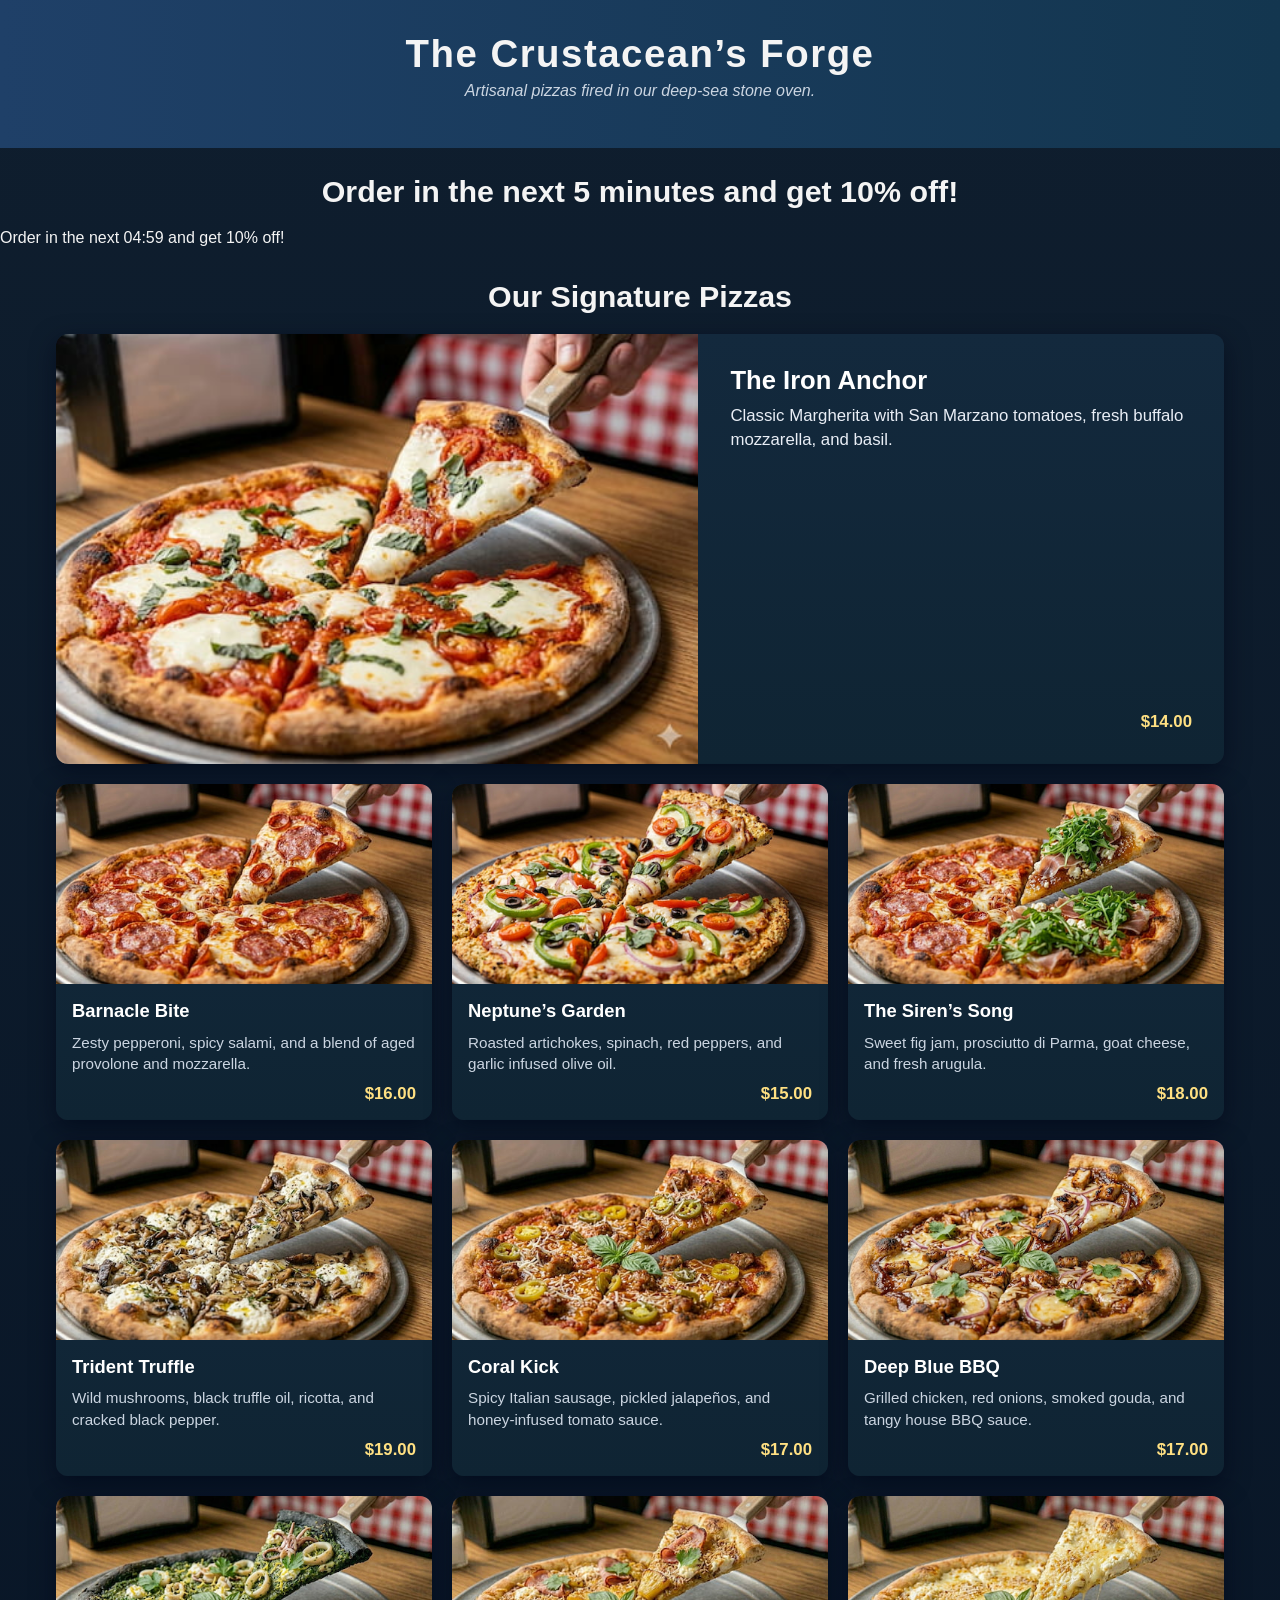
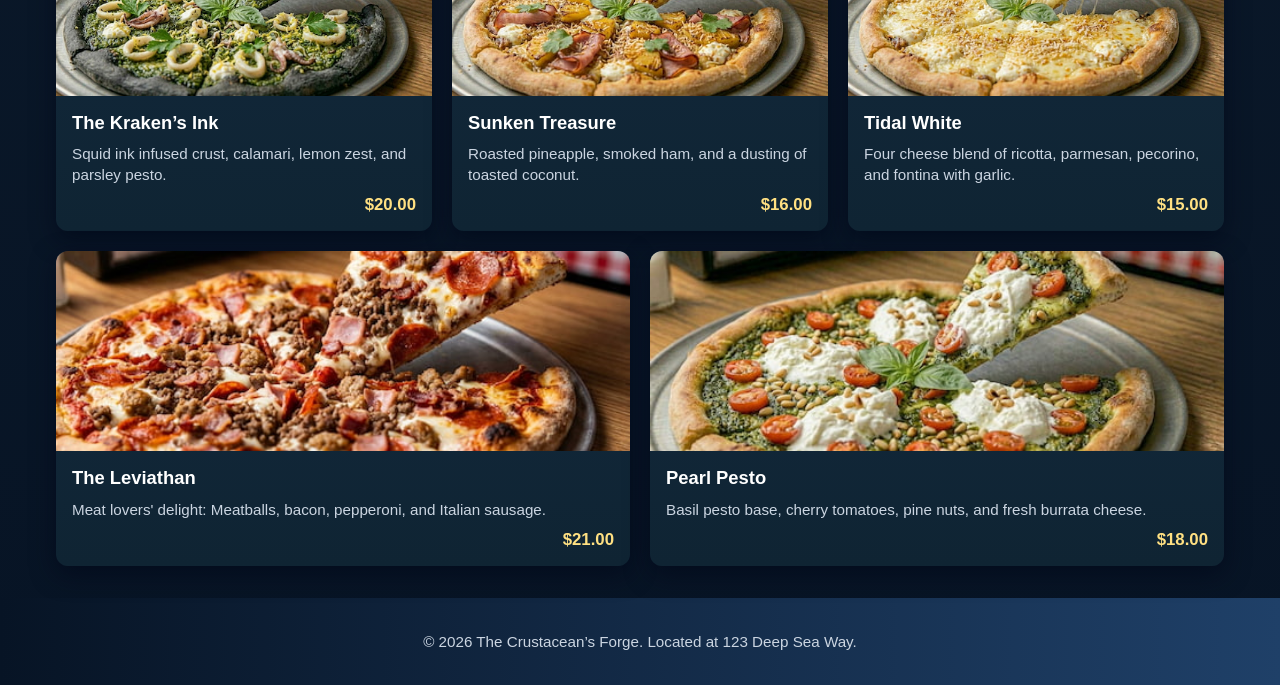
<file: index.html>
<!DOCTYPE html> 
<html lang="en">
<head>
    <meta charset="UTF-8">
    <meta name="viewport" content="width=device-width, initial-scale=1.0">
    <title>The Crustacean’s Forge - Pizza Menu</title>
<link rel="stylesheet" href="css/styles.css">
</head>

<body>

    <header>
        <h1>The Crustacean’s Forge</h1>
        <p>Artisanal pizzas fired in our deep-sea stone oven.</p>
    </header>


    <section>
        <h2> Order in the next 5 minutes and get 10% off!</h2>
        <div id="promo"></div>
    </section>
    <main>
        <section aria-labelledby="menu-heading">
            <h2 id="menu-heading">Our Signature Pizzas</h2>
            
            <div class="menu-grid" aria-label="Pizza menu" role="list">

                <article class="menu-card" role="listitem">
                    <img src="images/margherita pizza image.jpg" alt="Margherita Pizza" class="card-img">
                    <div class="card-content">
                        <h3 class="pizza-name">The Iron Anchor</h3>
                        <p class="description">Classic Margherita with San Marzano tomatoes, fresh buffalo mozzarella, and basil.</p>
                        <div class="price">$14.00</div>
                    </div>
                </article>

                <article class="menu-card" role="listitem">
                    <img src="images/pepperoni pizza image.jpg" alt="Pepperoni Pizza" class="card-img">
                    <div class="card-content">
                        <h3 class="pizza-name">Barnacle Bite</h3>
                        <p class="description">Zesty pepperoni, spicy salami, and a blend of aged provolone and mozzarella.</p>
                        <div class="price">$16.00</div>
                    </div>
                </article>

                <article class="menu-card" role="listitem">
                    <img src="images/vegitarian pizza image.jpg" alt="Vegetarian Pizza" class="card-img">
                    <div class="card-content">
                        <h3 class="pizza-name">Neptune’s Garden</h3>
                        <p class="description">Roasted artichokes, spinach, red peppers, and garlic infused olive oil.</p>
                        <div class="price">$15.00</div>
                    </div>
                </article>

                <article class="menu-card" role="listitem">
                    <img src="images/fig prosciutto pizza image.jpg" alt="Fig Prosciutto Pizza" class="card-img">
                    <div class="card-content">
                        <h3 class="pizza-name">The Siren’s Song</h3>
                        <p class="description">Sweet fig jam, prosciutto di Parma, goat cheese, and fresh arugula.</p>
                        <div class="price">$18.00</div>
                    </div>
                </article>

                <article class="menu-card" role="listitem">
                    <img src="images/truffle pizza image.jpg" alt="Truffle Pizza" class="card-img">
                    <div class="card-content">
                        <h3 class="pizza-name">Trident Truffle</h3>
                        <p class="description">Wild mushrooms, black truffle oil, ricotta, and cracked black pepper.</p>
                        <div class="price">$19.00</div>
                    </div>
                </article>

                <article class="menu-card" role="listitem">
                    <img src="images/Sausage pizza image.jpg" alt="Sausage Pizza" class="card-img">
                    <div class="card-content">
                        <h3 class="pizza-name">Coral Kick</h3>
                        <p class="description">Spicy Italian sausage, pickled jalapeños, and honey-infused tomato sauce.</p>
                        <div class="price">$17.00</div>
                    </div>
                </article>

                <article class="menu-card" role="listitem">
                    <img src="images/BBQ chicken pizza image.jpg" alt="BBQ Chicken Pizza" class="card-img">
                    <div class="card-content">
                        <h3 class="pizza-name">Deep Blue BBQ</h3>
                        <p class="description">Grilled chicken, red onions, smoked gouda, and tangy house BBQ sauce.</p>
                        <div class="price">$17.00</div>
                    </div>
                </article>

                <article class="menu-card" role="listitem">
                    <img src="images/seafoos pizza image.jpg" alt="Seafood Pizza" class="card-img">
                    <div class="card-content">
                        <h3 class="pizza-name">The Kraken’s Ink</h3>
                        <p class="description">Squid ink infused crust, calamari, lemon zest, and parsley pesto.</p>
                        <div class="price">$20.00</div>
                    </div>
                </article>

                <article class="menu-card" role="listitem">
                    <img src="images/hawaiian pizza image.jpg" alt="Hawaiian Pizza" class="card-img">
                    <div class="card-content">
                        <h3 class="pizza-name">Sunken Treasure</h3>
                        <p class="description">Roasted pineapple, smoked ham, and a dusting of toasted coconut.</p>
                        <div class="price">$16.00</div>
                    </div>
                </article>

                <article class="menu-card" role="listitem">
                    <img src="images/cheese pizza image.jpg" alt="White Cheese Pizza" class="card-img">
                    <div class="card-content">
                        <h3 class="pizza-name">Tidal White</h3>
                        <p class="description">Four cheese blend of ricotta, parmesan, pecorino, and fontina with garlic.</p>
                        <div class="price">$15.00</div>
                    </div>
                </article>

                <article class="menu-card" role="listitem">
                    <img src="images/meat lover's pizza image.jpg" alt="Meat Lovers Pizza" class="card-img">
                    <div class="card-content">
                        <h3 class="pizza-name">The Leviathan</h3>
                        <p class="description">Meat lovers' delight: Meatballs, bacon, pepperoni, and Italian sausage.</p>
                        <div class="price">$21.00</div>
                    </div>
                </article>

                <article class="menu-card" role="listitem">
                    <img src="images/pesto pizza image.jpg" alt="Pesto Pizza" class="card-img">
                    <div class="card-content">
                        <h3 class="pizza-name">Pearl Pesto</h3>
                        <p class="description">Basil pesto base, cherry tomatoes, pine nuts, and fresh burrata cheese.</p>
                        <div class="price">$18.00</div>
                    </div>
                </article>

            </div>
        </section>
    </main>

    <footer>
        <p>&copy; 2026 The Crustacean’s Forge. Located at 123 Deep Sea Way.</p>
    </footer>
</footer>

    <script src="scripts/script.js"></script>

</body>
</html>
</file>
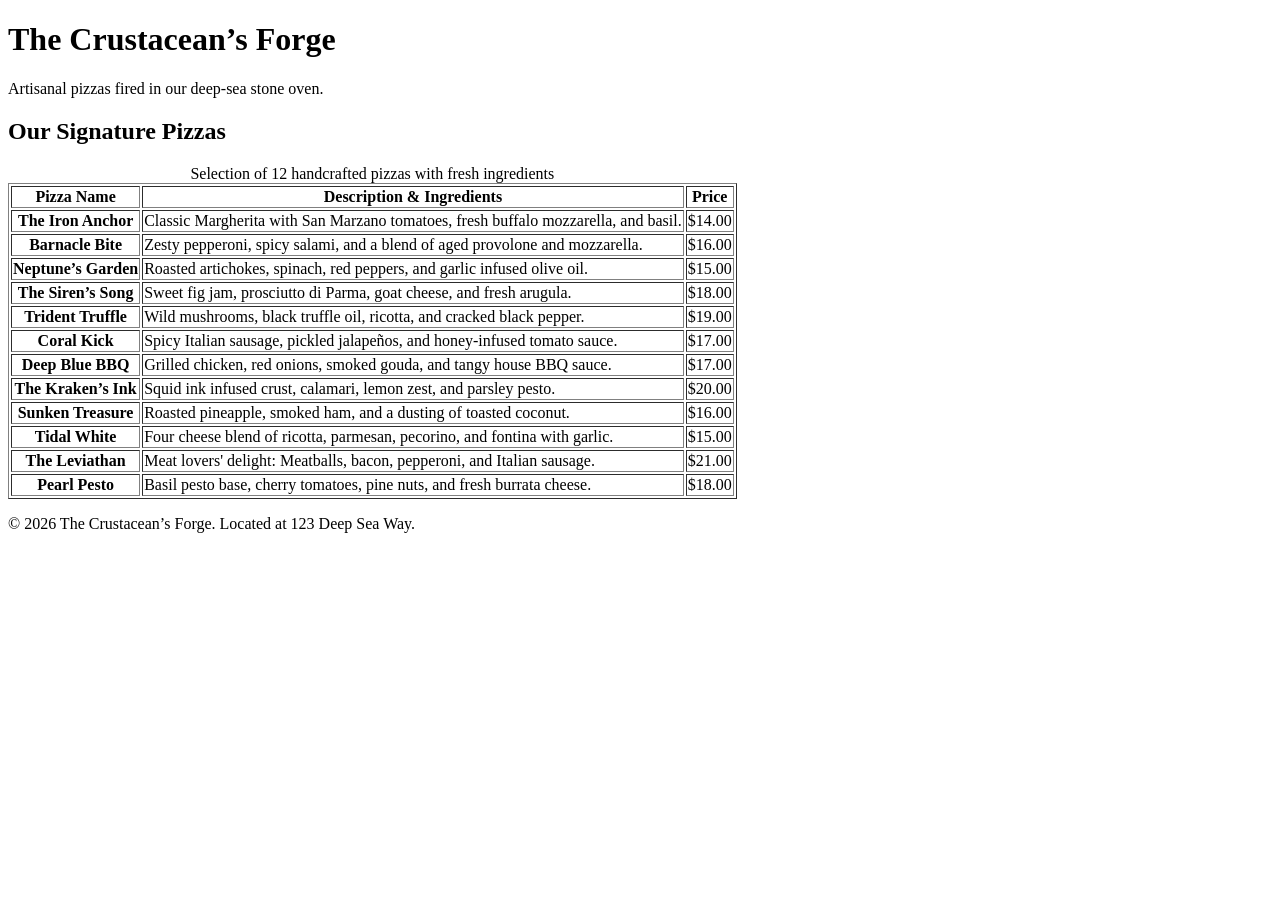
<file: archive.html>
<!DOCTYPE html>
<html lang="en">
<head>
    <meta charset="UTF-8">
    <meta name="viewport" content="width=device-width, initial-scale=1.0">
    <title>The Crustacean’s Forge - Pizza Menu</title> 

</head>
<body>

    <header>
        <h1>The Crustacean’s Forge</h1>
        <p>Artisanal pizzas fired in our deep-sea stone oven.</p>
    </header>

    <main>
        <section aria-labelledby="menu-heading">
            <h2 id="menu-heading">Our Signature Pizzas</h2>
            
            <table border="1">
                <caption>Selection of 12 handcrafted pizzas with fresh ingredients</caption>
                <thead>
                    <tr>
                        <th scope="col">Pizza Name</th>
                        <th scope="col">Description & Ingredients</th>
                        <th scope="col">Price</th>
                    </tr>
                </thead>
                <tbody>
                    <tr>
                        <th scope="row">The Iron Anchor</th>
                        <td>Classic Margherita with San Marzano tomatoes, fresh buffalo mozzarella, and basil.</td>
                        <td>$14.00</td>
                    </tr>
                    <tr>
                        <th scope="row">Barnacle Bite</th>
                        <td>Zesty pepperoni, spicy salami, and a blend of aged provolone and mozzarella.</td>
                        <td>$16.00</td>
                    </tr>
                    <tr>
                        <th scope="row">Neptune’s Garden</th>
                        <td>Roasted artichokes, spinach, red peppers, and garlic infused olive oil.</td>
                        <td>$15.00</td>
                    </tr>
                    <tr>
                        <th scope="row">The Siren’s Song</th>
                        <td>Sweet fig jam, prosciutto di Parma, goat cheese, and fresh arugula.</td>
                        <td>$18.00</td>
                    </tr>
                    <tr>
                        <th scope="row">Trident Truffle</th>
                        <td>Wild mushrooms, black truffle oil, ricotta, and cracked black pepper.</td>
                        <td>$19.00</td>
                    </tr>
                    <tr>
                        <th scope="row">Coral Kick</th>
                        <td>Spicy Italian sausage, pickled jalapeños, and honey-infused tomato sauce.</td>
                        <td>$17.00</td>
                    </tr>
                    <tr>
                        <th scope="row">Deep Blue BBQ</th>
                        <td>Grilled chicken, red onions, smoked gouda, and tangy house BBQ sauce.</td>
                        <td>$17.00</td>
                    </tr>
                    <tr>
                        <th scope="row">The Kraken’s Ink</th>
                        <td>Squid ink infused crust, calamari, lemon zest, and parsley pesto.</td>
                        <td>$20.00</td>
                    </tr>
                    <tr>
                        <th scope="row">Sunken Treasure</th>
                        <td>Roasted pineapple, smoked ham, and a dusting of toasted coconut.</td>
                        <td>$16.00</td>
                    </tr>
                    <tr>
                        <th scope="row">Tidal White</th>
                        <td>Four cheese blend of ricotta, parmesan, pecorino, and fontina with garlic.</td>
                        <td>$15.00</td>
                    </tr>
                    <tr>
                        <th scope="row">The Leviathan</th>
                        <td>Meat lovers' delight: Meatballs, bacon, pepperoni, and Italian sausage.</td>
                        <td>$21.00</td>
                    </tr>
                    <tr>
                        <th scope="row">Pearl Pesto</th>
                        <td>Basil pesto base, cherry tomatoes, pine nuts, and fresh burrata cheese.</td>
                        <td>$18.00</td>
                    </tr>
                </tbody>
            </table>
        </section>
    </main>

    <footer>
        <p>&copy; 2026 The Crustacean’s Forge. Located at 123 Deep Sea Way.</p>
    </footer>

</body>
</html>
</file>
<file: css/styles.css>
/* Global */
:root{
  --bg:#0f1e2e;
  --card:#13293d;
  --accent:#1f4068;
  --muted:#cbd5e1;
  --accent-yellow:#ffe082;
}
*{box-sizing:border-box}
body{
  margin:0;
  font-family: 'Segoe UI', Tahoma, Geneva, Verdana, sans-serif;
  background:linear-gradient(180deg,var(--bg),#071425);
  color:#f4f4f4;
  -webkit-font-smoothing:antialiased;
}

header{
  background:linear-gradient(90deg,var(--accent),#13364f);
  padding:2rem 1rem;
  text-align:center;
}
header h1{margin:0;font-size:2.4rem;letter-spacing:1.5px}
header p{margin-top:0.4rem;color:var(--muted);font-style:italic}

main{max-width:1200px;margin:2rem auto;padding:0 1rem}
h2{text-align:center;margin-bottom:1.25rem;font-size:1.9rem}

/* Menu grid using flexbox */
.menu-grid{display:flex;flex-wrap:wrap;gap:1.25rem;justify-content:flex-start;align-items:stretch}
.menu-card{background:linear-gradient(180deg,var(--card),#0f2433);border-radius:12px;overflow:hidden;box-shadow:0 8px 24px rgba(2,6,23,0.6);display:flex;flex-direction:column;transition:transform .18s ease,box-shadow .18s ease;flex:1 1 320px;min-width:240px}
.menu-card:hover{transform:translateY(-6px);box-shadow:0 18px 40px rgba(2,6,23,0.7)}
.menu-card .card-img{width:100%;height:200px;object-fit:cover;display:block}
.menu-card .card-content{padding:1rem;display:flex;flex-direction:column;gap:0.6rem}
.pizza-name{margin:0;font-size:1.15rem;color:#fff}
.description{margin:0;color:var(--muted);font-size:0.95rem;line-height:1.4}
.price{margin-top:auto;font-weight:700;color:var(--accent-yellow);font-size:1.05rem}

/* Make the first card a featured hero row */
.menu-card:first-child{flex-basis:100%;display:flex;flex-direction:row;align-items:stretch}
.menu-card:first-child .card-img{height:auto;min-height:320px;flex:1 1 55%;object-position:center}
.menu-card:first-child .card-content{flex:1 1 45%;padding:2rem}
.menu-card:first-child .pizza-name{font-size:1.6rem}
.menu-card:first-child .description{font-size:1.05rem;color:#e9eef6}

/* Make card content layout adapt on wider screens */
@media (min-width:900px){
  .menu-card{min-width:300px}
  .card-content{display:flex;flex-direction:column}
  .price{align-self:flex-end}
}

/* Footer */
footer{text-align:center;padding:1.25rem;background:linear-gradient(90deg,#071425,var(--accent));color:var(--muted);font-size:0.95rem}

/* Small screens */
@media (max-width:900px){
  .menu-card{flex:1 1 48%}
}
@media (max-width:600px){
  .menu-card{flex:1 1 100%}
  .card-img{height:180px}
  .menu-card:first-child{flex-direction:column}
  .menu-card:first-child .card-img{min-height:220px}
  header h1{font-size:1.6rem}
  h2{font-size:1.4rem}
}

/* Accessibility tweaks */
.menu-card:focus-within{outline:3px solid rgba(255,224,130,0.15);outline-offset:3px}

/* Utility */
.sr-only{position:absolute;width:1px;height:1px;padding:0;margin:-1px;overflow:hidden;clip:rect(0,0,0,0);white-space:nowrap;border:0}
</file>
